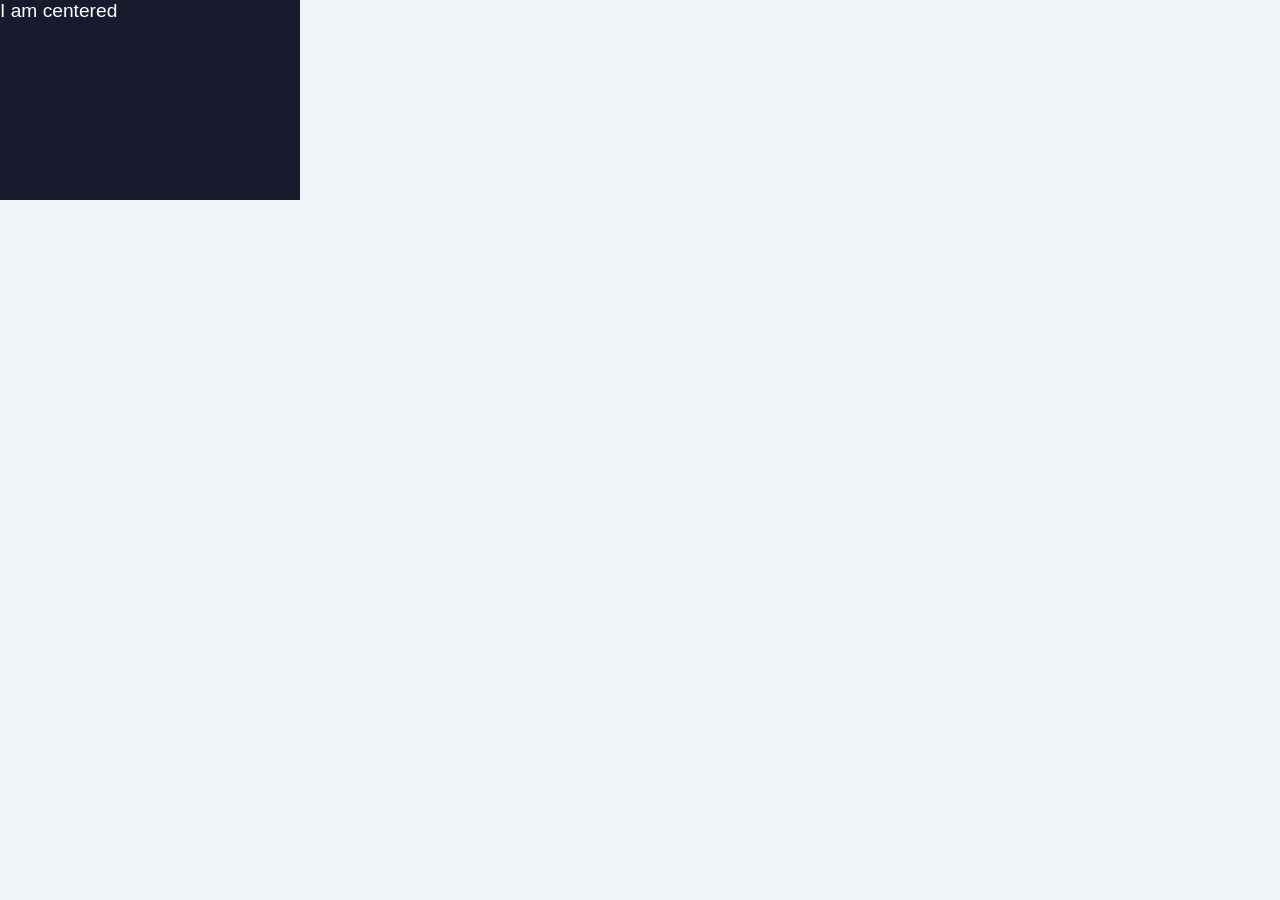
<file: ex2-css/starter/index.html>
<!DOCTYPE html>
<html lang="en">
<head>
  <meta charset="UTF-8">
  <meta name="viewport" content="width=device-width, initial-scale=1.0">
  <title>Exercise 2 — CSS Layout</title>
  <style>

    /* =============================================
       PART A — Center a div
       =============================================
       The box below should appear perfectly centered
       on the page, both horizontally and vertically.
       Complete the CSS to achieve this.
    ============================================= */

    body {
      margin: 0;
      min-height: 100vh;
      background: #f0f4f8;
      font-family: Arial, sans-serif;

      /* TODO A1: Use flexbox on body to center its children
         Hint: display, justify-content, align-items */
    }

    .centered-box {
      width: 300px;
      height: 200px;
      background: #1a1a2e;
      color: white;
      font-size: 1.2rem;

      /* TODO A2: Center the text inside the box too
         Hint: use flexbox again, or text-align + line-height */
    }


    /* =============================================
       PART B — Card Deck
       =============================================
       Style the .card-deck and .card elements to
       produce a grid of cards.
    ============================================= */

    .card-deck {
      /* TODO B1: Use flexbox or CSS grid to lay out
         cards in a row that wraps when it runs out of space.
         Hint: flex-wrap: wrap  OR  display: grid + grid-template-columns */
    }

    .card {
      width: 220px;
      background: white;
      border-radius: 8px;
      overflow: hidden;

      /* TODO B2: Add a box-shadow to give the card depth */

      /* TODO B3: Add a smooth scale transform on hover
         Hint: transition + transform: scale(1.03) in a :hover rule */
    }

    .card img {
      width: 100%;
      height: 140px;
      object-fit: cover;
      display: block;
    }

    .card-body {
      padding: 1rem;
    }

    .card-body h3 {
      margin: 0 0 0.4rem;
      font-size: 1rem;
    }

    .card-body p {
      margin: 0;
      font-size: 0.85rem;
      color: #555;
    }

    /* TODO B4: Add a .card:hover rule */

  </style>
</head>
<body>

  <!-- PART A -->
  <div class="centered-box">I am centered</div>

  <!-- PART B — remove or comment out Part A's body flex
       styles when you work on this section, or put the
       card deck in its own wrapper -->
  <!--
  <div class="card-deck" style="padding:2rem; max-width:900px; margin:0 auto;">

    <div class="card">
      <img src="https://picsum.photos/seed/book1/400/280" alt="Book cover">
      <div class="card-body">
        <h3>In Search of Lost Time</h3>
        <p>Marcel Proust · 1913</p>
      </div>
    </div>

    <div class="card">
      <img src="https://picsum.photos/seed/book2/400/280" alt="Book cover">
      <div class="card-body">
        <h3>Middlemarch</h3>
        <p>George Eliot · 1871</p>
      </div>
    </div>

    <div class="card">
      <img src="https://picsum.photos/seed/book3/400/280" alt="Book cover">
      <div class="card-body">
        <h3>Don Quixote</h3>
        <p>Miguel de Cervantes · 1605</p>
      </div>
    </div>

    <div class="card">
      <img src="https://picsum.photos/seed/book4/400/280" alt="Book cover">
      <div class="card-body">
        <h3>The Divine Comedy</h3>
        <p>Dante Alighieri · 1320</p>
      </div>
    </div>

  </div>
  -->

</body>
</html>
</file>
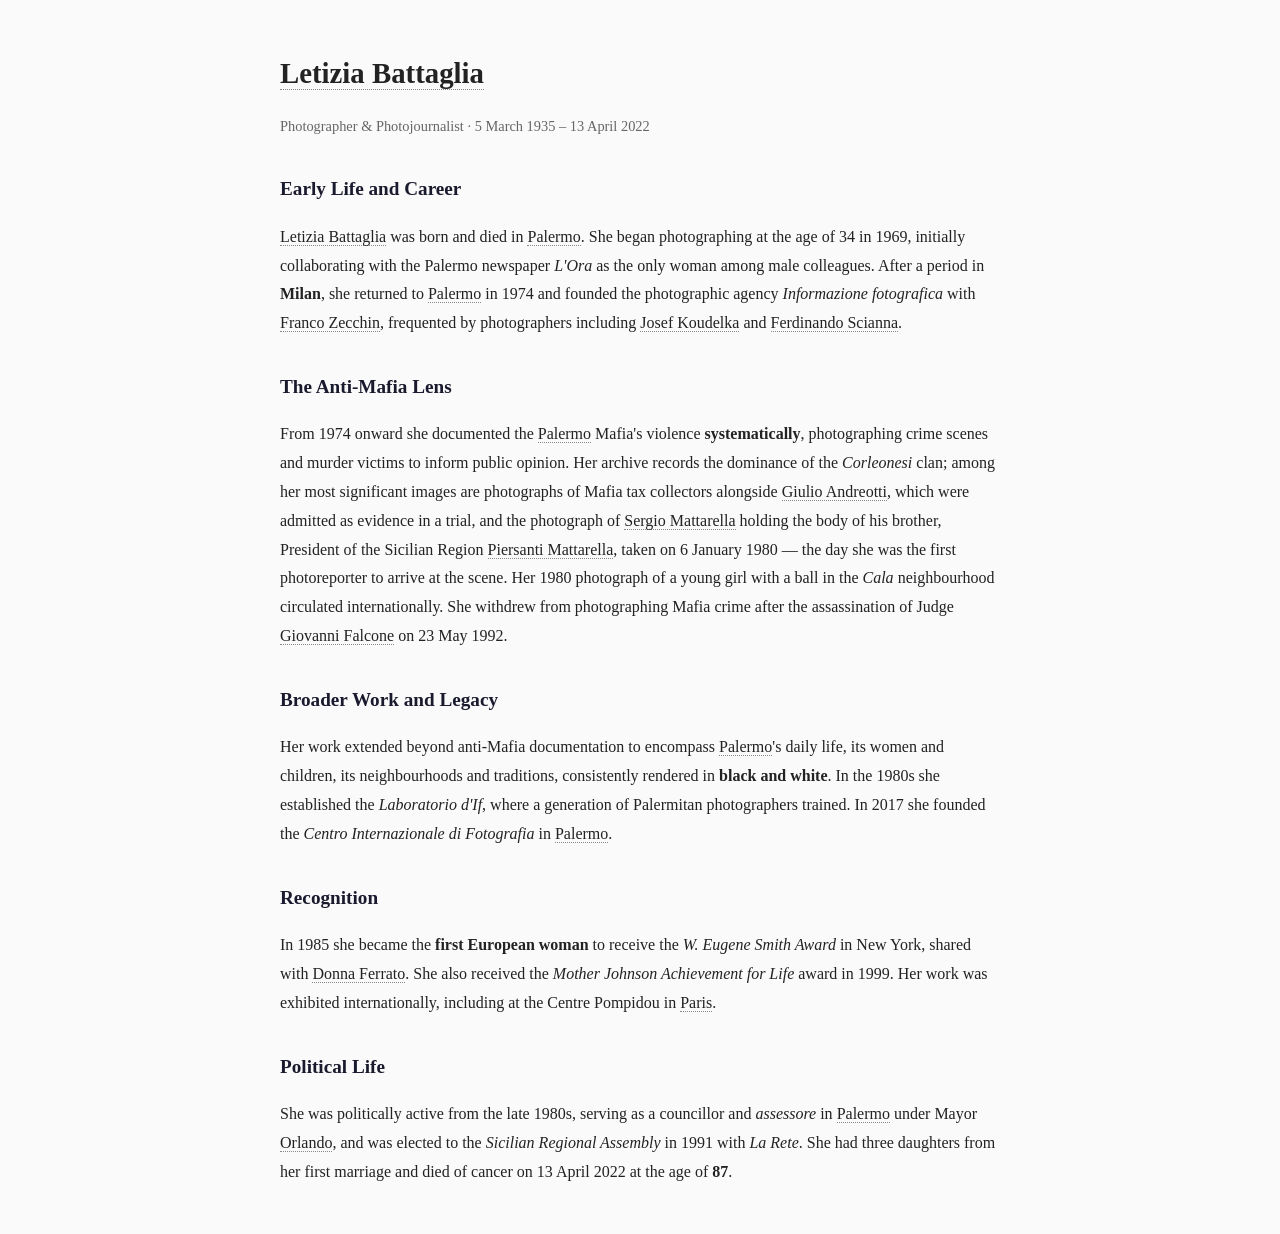
<file: ex3-markup/solution/index.html>
<!DOCTYPE html>
<html lang="en">
<head>
  <meta charset="UTF-8">
  <meta name="viewport" content="width=device-width, initial-scale=1.0">
  <title>Letizia Battaglia — Photographer</title>
  <style>
    body {
      font-family: Georgia, serif;
      max-width: 720px;
      margin: 3rem auto;
      padding: 0 1.5rem;
      line-height: 1.8;
      color: #222;
      background: #fafafa;
    }
    h1 { font-size: 1.8rem; margin-bottom: 0.3rem; }
    h2 { font-size: 1.2rem; margin: 2rem 0 0.5rem; color: #1a1a2e; }
    .byline { color: #666; font-size: 0.9rem; margin-bottom: 2rem; }

    /* wd-tooltip.js adds interactive behaviour to span[wd] elements.
       You do not need to style them — the script handles it. */
  </style>
</head>
<body>

<article>

  <h1><span wd="Q467911">Letizia Battaglia</span></h1>
  <p class="byline">
    Photographer &amp; Photojournalist ·
    <time datetime="1935-03-05">5 March 1935</time> –
    <time datetime="2022-04-13">13 April 2022</time>
  </p>

  <h2>Early Life and Career</h2>

  <p>
    <span wd="Q467911">Letizia Battaglia</span> was born and died in
    <span wd="Q2656">Palermo</span>. She began photographing at the age of 34 in
    <time datetime="1969">1969</time>, initially collaborating with the Palermo newspaper
    <em>L'Ora</em> as the only woman among male colleagues.
    After a period in <strong>Milan</strong>, she returned to
    <span wd="Q2656">Palermo</span> in <time datetime="1974">1974</time> and founded
    the photographic agency <em>Informazione fotografica</em> with
    <span wd="Q103783702">Franco Zecchin</span>, frequented by photographers including
    <span wd="Q918352">Josef Koudelka</span> and
    <span wd="Q3068737">Ferdinando Scianna</span>.
  </p>

  <h2>The Anti-Mafia Lens</h2>

  <p>
    From <time datetime="1974">1974</time> onward she documented the
    <span wd="Q2656">Palermo</span> Mafia's violence <strong>systematically</strong>,
    photographing crime scenes and murder victims to inform public opinion.
    Her archive records the dominance of the <em>Corleonesi</em> clan; among her most
    significant images are photographs of Mafia tax collectors alongside
    <span wd="Q50005">Giulio Andreotti</span>, which were admitted as evidence in a trial,
    and the photograph of <span wd="Q3956186">Sergio Mattarella</span> holding the body
    of his brother, President of the Sicilian Region
    <span wd="Q2063147">Piersanti Mattarella</span>, taken on
    <time datetime="1980-01-06">6 January 1980</time> — the day she was the first
    photoreporter to arrive at the scene. Her <time datetime="1980">1980</time> photograph
    of a young girl with a ball in the <em>Cala</em> neighbourhood circulated
    internationally. She withdrew from photographing Mafia crime after the assassination
    of Judge <span wd="Q207073">Giovanni Falcone</span> on
    <time datetime="1992-05-23">23 May 1992</time>.
  </p>

  <h2>Broader Work and Legacy</h2>

  <p>
    Her work extended beyond anti-Mafia documentation to encompass
    <span wd="Q2656">Palermo</span>'s daily life, its women and children, its
    neighbourhoods and traditions, consistently rendered in
    <strong>black and white</strong>. In the 1980s she established the
    <em>Laboratorio d'If</em>, where a generation of Palermitan photographers trained.
    In <time datetime="2017">2017</time> she founded the
    <em>Centro Internazionale di Fotografia</em> in <span wd="Q2656">Palermo</span>.
  </p>

  <h2>Recognition</h2>

  <p>
    In <time datetime="1985">1985</time> she became the
    <strong>first European woman</strong> to receive the
    <em>W. Eugene Smith Award</em> in New York, shared with
    <span wd="Q11821277">Donna Ferrato</span>. She also received the
    <em>Mother Johnson Achievement for Life</em> award in
    <time datetime="1999">1999</time>. Her work was exhibited internationally,
    including at the Centre Pompidou in <span wd="Q90">Paris</span>.
  </p>

  <h2>Political Life</h2>

  <p>
    She was politically active from the late 1980s, serving as a councillor
    and <i>assessore</i> in <span wd="Q2656">Palermo</span> under Mayor
    <span wd="Q703503">Orlando</span>, and was elected to the
    <em>Sicilian Regional Assembly</em> in <time datetime="1991">1991</time>
    with <em>La Rete</em>. She had three daughters from her first marriage
    and died of cancer on <time datetime="2022-04-13">13 April 2022</time>
    at the age of <strong>87</strong>.
  </p>

</article>

<script src="wd-tooltip.js"></script>
</body>
</html>
</file>
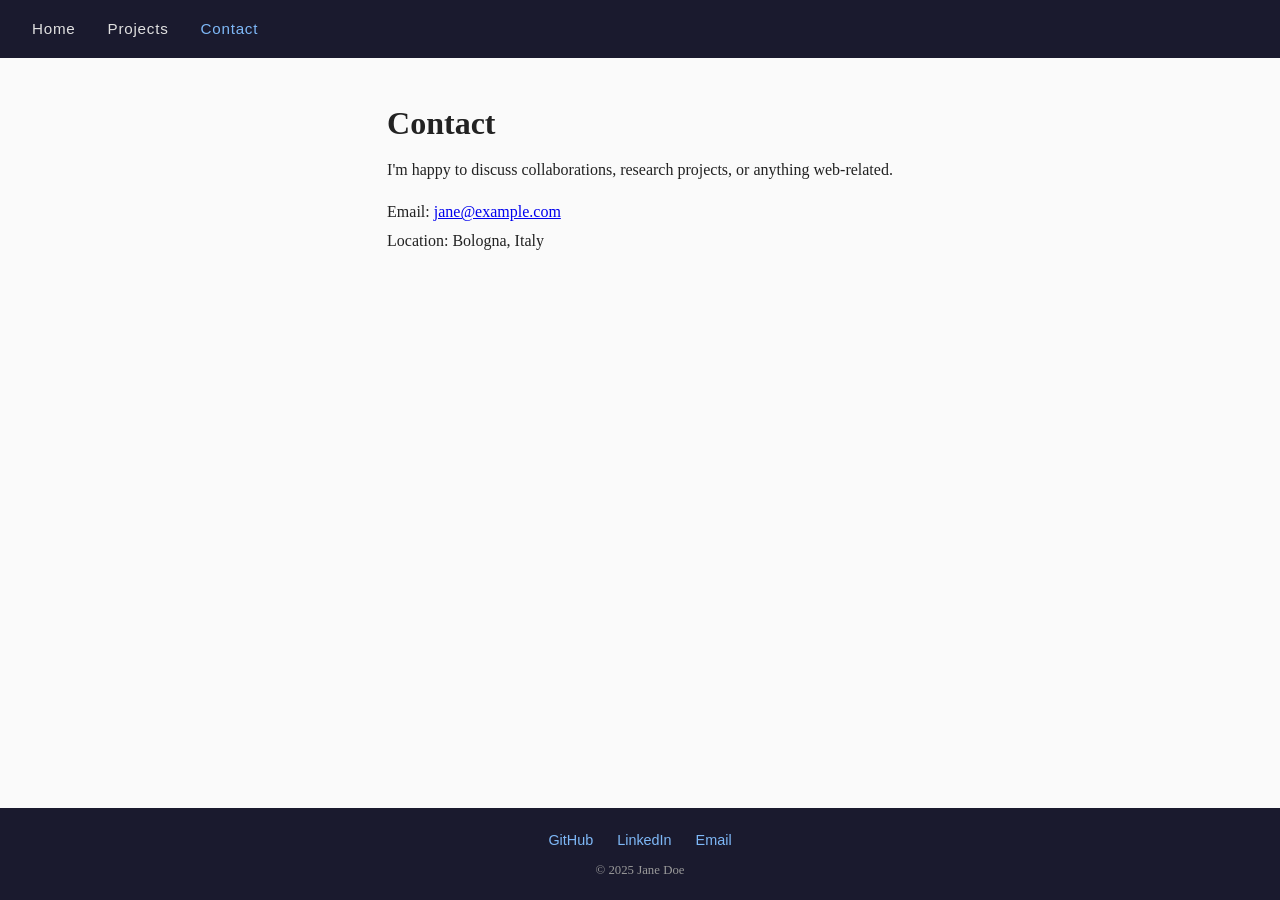
<file: ex1-portfolio/solution/contact.html>
<!DOCTYPE html>
<html lang="en">
<head>
  <meta charset="UTF-8">
  <meta name="viewport" content="width=device-width, initial-scale=1.0">
  <title>Contact — Jane Doe</title>
  <link rel="stylesheet" href="css/style.css">
</head>
<body>

  <header>
    <nav aria-label="Main navigation">
      <ul>
        <li><a href="index.html">Home</a></li>
        <li><a href="projects.html">Projects</a></li>
        <li><a href="contact.html" aria-current="page">Contact</a></li>
      </ul>
    </nav>
  </header>

  <main>
    <h1>Contact</h1>
    <section>
      <p>I'm happy to discuss collaborations, research projects, or anything web-related.</p>
      <address>
        <p>Email: <a href="mailto:jane@example.com">jane@example.com</a></p>
        <p>Location: Bologna, Italy</p>
      </address>
    </section>
  </main>

  <footer>
    <ul aria-label="Social links">
      <li><a href="https://github.com/janedoe">GitHub</a></li>
      <li><a href="https://linkedin.com/in/janedoe">LinkedIn</a></li>
      <li><a href="mailto:jane@example.com">Email</a></li>
    </ul>
    <p>&copy; 2025 Jane Doe</p>
  </footer>

</body>
</html>
</file>
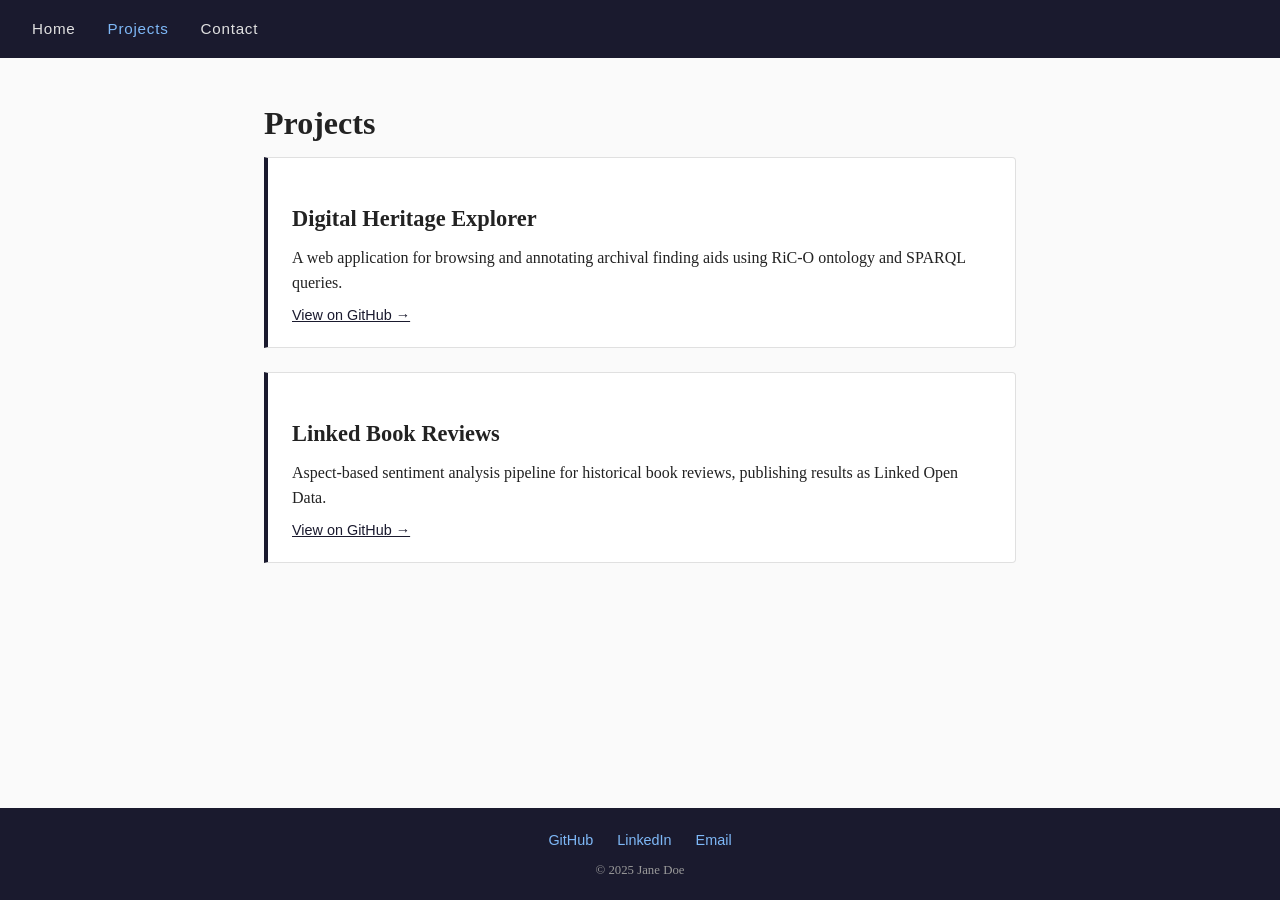
<file: ex1-portfolio/solution/projects.html>
<!DOCTYPE html>
<html lang="en">
<head>
  <meta charset="UTF-8">
  <meta name="viewport" content="width=device-width, initial-scale=1.0">
  <title>Projects — Jane Doe</title>
  <link rel="stylesheet" href="css/style.css">
</head>
<body>

  <header>
    <nav aria-label="Main navigation">
      <ul>
        <li><a href="index.html">Home</a></li>
        <li><a href="projects.html" aria-current="page">Projects</a></li>
        <li><a href="contact.html">Contact</a></li>
      </ul>
    </nav>
  </header>

  <main>
    <h1>Projects</h1>

    <article class="project-card">
      <h2>Digital Heritage Explorer</h2>
      <p>A web application for browsing and annotating archival finding aids
         using RiC-O ontology and SPARQL queries.</p>
      <a href="https://github.com/janedoe/heritage-explorer">View on GitHub →</a>
    </article>

    <article class="project-card">
      <h2>Linked Book Reviews</h2>
      <p>Aspect-based sentiment analysis pipeline for historical book reviews,
         publishing results as Linked Open Data.</p>
      <a href="https://github.com/janedoe/linked-reviews">View on GitHub →</a>
    </article>

  </main>

  <footer>
    <ul aria-label="Social links">
      <li><a href="https://github.com/janedoe">GitHub</a></li>
      <li><a href="https://linkedin.com/in/janedoe">LinkedIn</a></li>
      <li><a href="mailto:jane@example.com">Email</a></li>
    </ul>
    <p>&copy; 2025 Jane Doe</p>
  </footer>

</body>
</html>
</file>
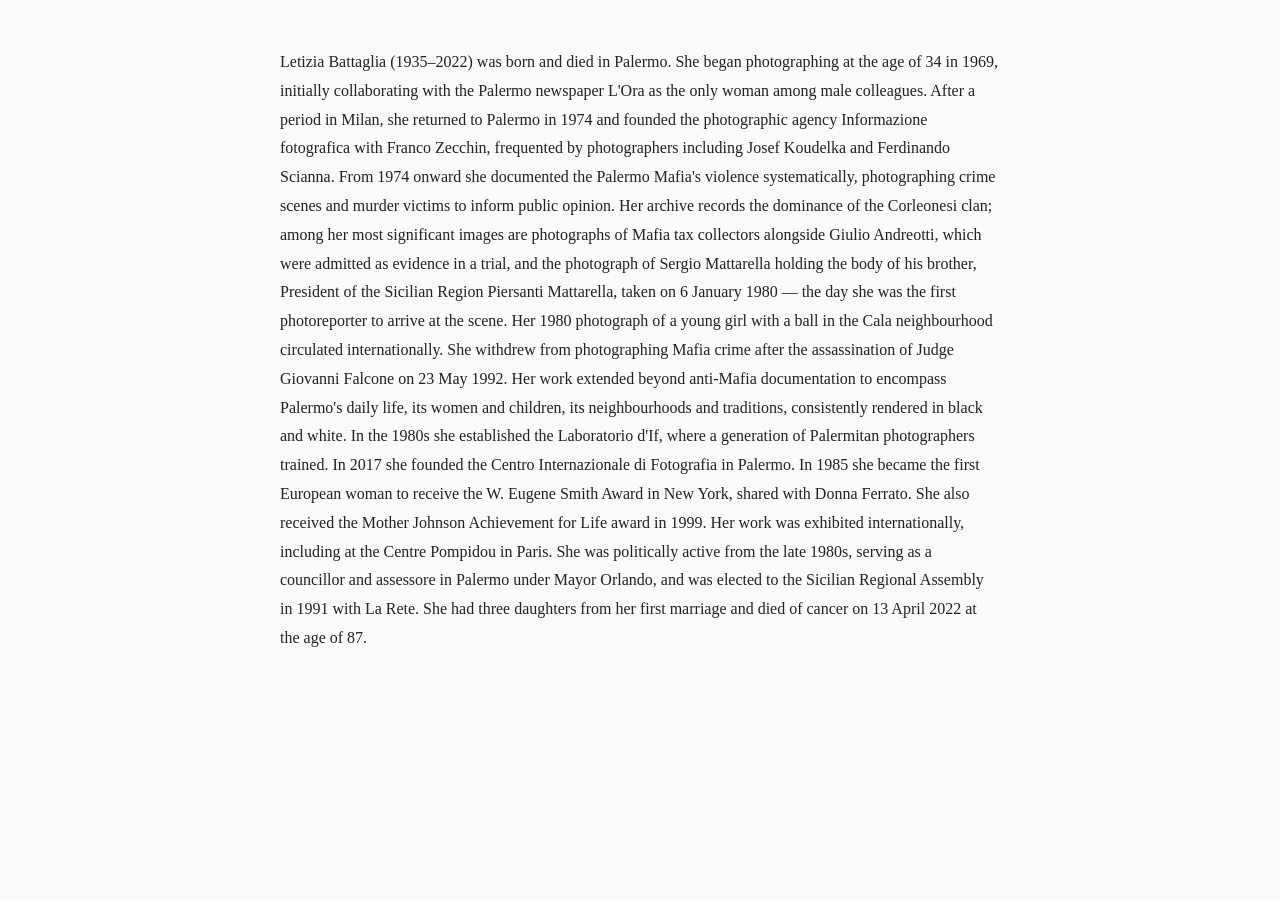
<file: ex3-markup/starter/letizia-battaglia.html>
<!DOCTYPE html>
<html lang="en">
<head>
  <meta charset="UTF-8">
  <meta name="viewport" content="width=device-width, initial-scale=1.0">
  <title>Exercise 3 — Semantic Markup</title>
  <style>
    body {
      font-family: Georgia, serif;
      max-width: 720px;
      margin: 3rem auto;
      padding: 0 1.5rem;
      line-height: 1.8;
      color: #222;
      background: #fafafa;
    }
    h1 { font-size: 1.8rem; margin-bottom: 0.3rem; }
    .byline { color: #666; font-size: 0.9rem; margin-bottom: 2rem; }

    /* wd-tooltip.js adds interactive behaviour to span[wd] elements.
       You do not need to style them — the script handles it. */
  </style>
</head>
<body>
Letizia Battaglia (1935–2022) was born and died in Palermo. She began photographing at the age of 34 in 1969, initially collaborating with the Palermo newspaper L'Ora as the only woman among male colleagues. After a period in Milan, she returned to Palermo in 1974 and founded the photographic agency Informazione fotografica with Franco Zecchin, frequented by photographers including Josef Koudelka and Ferdinando Scianna.
From 1974 onward she documented the Palermo Mafia's violence systematically, photographing crime scenes and murder victims to inform public opinion. Her archive records the dominance of the Corleonesi clan; among her most significant images are photographs of Mafia tax collectors alongside Giulio Andreotti, which were admitted as evidence in a trial, and the photograph of Sergio Mattarella holding the body of his brother, President of the Sicilian Region Piersanti Mattarella, taken on 6 January 1980 — the day she was the first photoreporter to arrive at the scene. Her 1980 photograph of a young girl with a ball in the Cala neighbourhood circulated internationally. She withdrew from photographing Mafia crime after the assassination of Judge Giovanni Falcone on 23 May 1992.
Her work extended beyond anti-Mafia documentation to encompass Palermo's daily life, its women and children, its neighbourhoods and traditions, consistently rendered in black and white. In the 1980s she established the Laboratorio d'If, where a generation of Palermitan photographers trained. In 2017 she founded the Centro Internazionale di Fotografia in Palermo.
In 1985 she became the first European woman to receive the W. Eugene Smith Award in New York, shared with Donna Ferrato. She also received the Mother Johnson Achievement for Life award in 1999. Her work was exhibited internationally, including at the Centre Pompidou in Paris.
She was politically active from the late 1980s, serving as a councillor and assessore in Palermo under Mayor Orlando, and was elected to the Sicilian Regional Assembly in 1991 with La Rete. She had three daughters from her first marriage and died of cancer on 13 April 2022 at the age of 87.

<script src="wd-tooltip.js"></script>
</body>
</html>
</file>
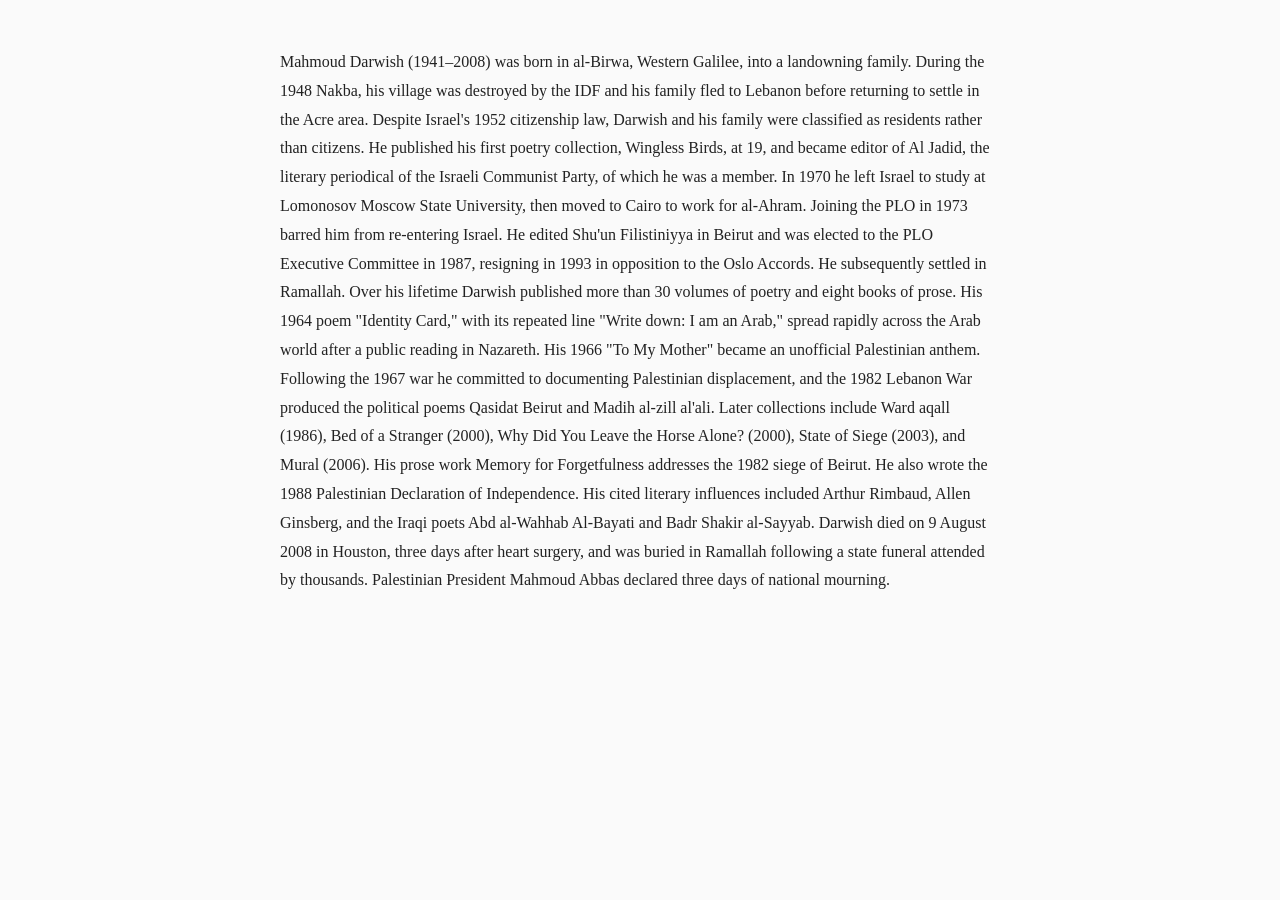
<file: ex3-markup/starter/mahmoud-darwish.html>
<!DOCTYPE html>
<html lang="en">
<head>
  <meta charset="UTF-8">
  <meta name="viewport" content="width=device-width, initial-scale=1.0">
  <title>Exercise 3 — Semantic Markup</title>
  <style>
    body {
      font-family: Georgia, serif;
      max-width: 720px;
      margin: 3rem auto;
      padding: 0 1.5rem;
      line-height: 1.8;
      color: #222;
      background: #fafafa;
    }
    h1 { font-size: 1.8rem; margin-bottom: 0.3rem; }
    .byline { color: #666; font-size: 0.9rem; margin-bottom: 2rem; }

    /* wd-tooltip.js adds interactive behaviour to span[wd] elements.
       You do not need to style them — the script handles it. */
  </style>
</head>
<body>

Mahmoud Darwish (1941–2008) was born in al-Birwa, Western Galilee, into a landowning family. During the 1948 Nakba, his village was destroyed by the IDF and his family fled to Lebanon before returning to settle in the Acre area. Despite Israel's 1952 citizenship law, Darwish and his family were classified as residents rather than citizens.

He published his first poetry collection, Wingless Birds, at 19, and became editor of Al Jadid, the literary periodical of the Israeli Communist Party, of which he was a member. In 1970 he left Israel to study at Lomonosov Moscow State University, then moved to Cairo to work for al-Ahram. Joining the PLO in 1973 barred him from re-entering Israel. He edited Shu'un Filistiniyya in Beirut and was elected to the PLO Executive Committee in 1987, resigning in 1993 in opposition to the Oslo Accords. He subsequently settled in Ramallah.

Over his lifetime Darwish published more than 30 volumes of poetry and eight books of prose. His 1964 poem "Identity Card," with its repeated line "Write down: I am an Arab," spread rapidly across the Arab world after a public reading in Nazareth. His 1966 "To My Mother" became an unofficial Palestinian anthem. Following the 1967 war he committed to documenting Palestinian displacement, and the 1982 Lebanon War produced the political poems Qasidat Beirut and Madih al-zill al'ali. Later collections include Ward aqall (1986), Bed of a Stranger (2000), Why Did You Leave the Horse Alone? (2000), State of Siege (2003), and Mural (2006). His prose work Memory for Forgetfulness addresses the 1982 siege of Beirut. He also wrote the 1988 Palestinian Declaration of Independence. His cited literary influences included Arthur Rimbaud, Allen Ginsberg, and the Iraqi poets Abd al-Wahhab Al-Bayati and Badr Shakir al-Sayyab.

Darwish died on 9 August 2008 in Houston, three days after heart surgery, and was buried in Ramallah following a state funeral attended by thousands. Palestinian President Mahmoud Abbas declared three days of national mourning.



<script src="wd-tooltip.js"></script>
</body>
</html>
</file>
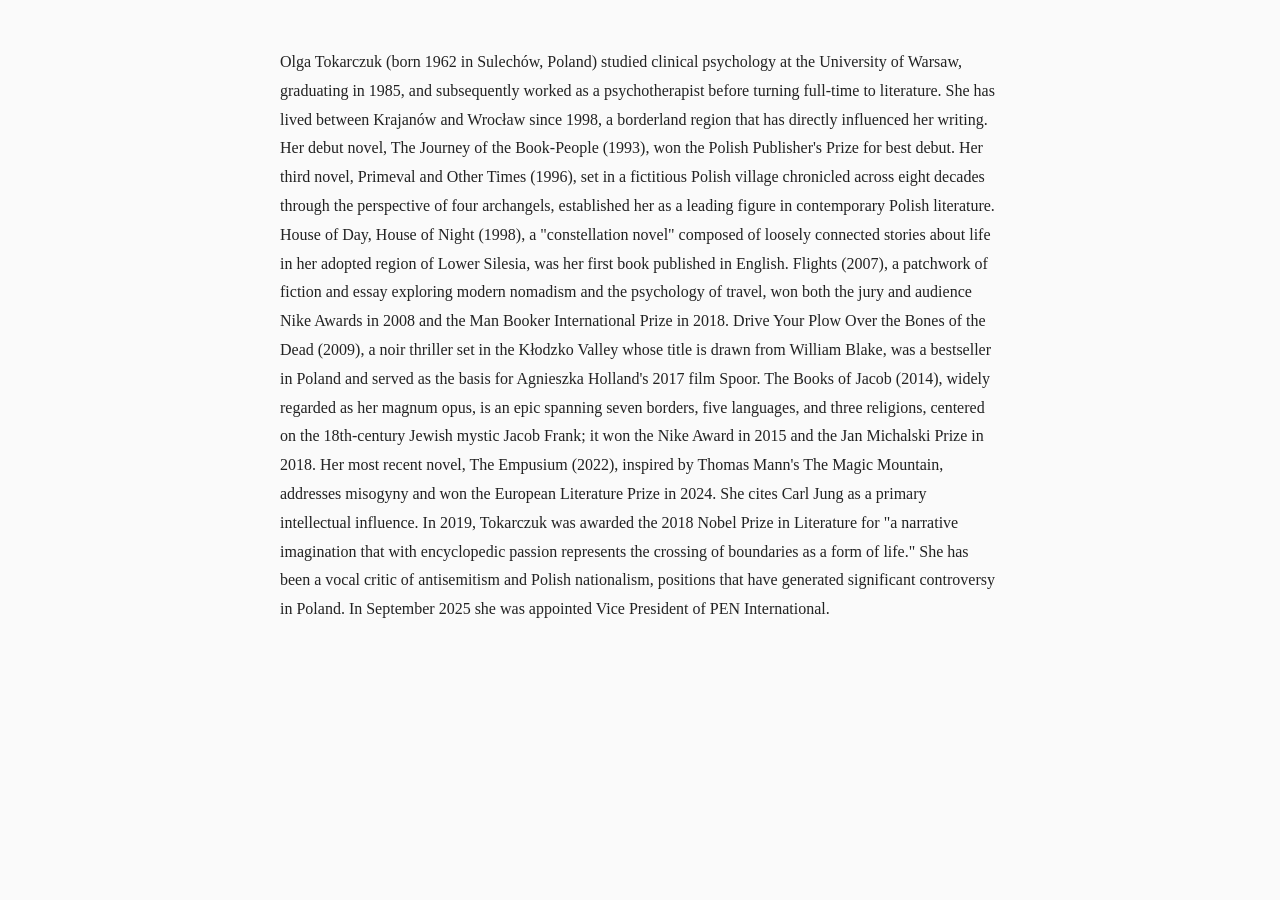
<file: ex3-markup/starter/olga-tokarczuk.html>
<!DOCTYPE html>
<html lang="en">
<head>
  <meta charset="UTF-8">
  <meta name="viewport" content="width=device-width, initial-scale=1.0">
  <title>Exercise 3 — Semantic Markup</title>
  <style>
    body {
      font-family: Georgia, serif;
      max-width: 720px;
      margin: 3rem auto;
      padding: 0 1.5rem;
      line-height: 1.8;
      color: #222;
      background: #fafafa;
    }
    h1 { font-size: 1.8rem; margin-bottom: 0.3rem; }
    .byline { color: #666; font-size: 0.9rem; margin-bottom: 2rem; }

    /* wd-tooltip.js adds interactive behaviour to span[wd] elements.
       You do not need to style them — the script handles it. */
  </style>
</head>
<body>
Olga Tokarczuk (born 1962 in Sulechów, Poland) studied clinical psychology at the University of Warsaw, graduating in 1985, and subsequently worked as a psychotherapist before turning full-time to literature. She has lived between Krajanów and Wrocław since 1998, a borderland region that has directly influenced her writing.
Her debut novel, The Journey of the Book-People (1993), won the Polish Publisher's Prize for best debut. Her third novel, Primeval and Other Times (1996), set in a fictitious Polish village chronicled across eight decades through the perspective of four archangels, established her as a leading figure in contemporary Polish literature. House of Day, House of Night (1998), a "constellation novel" composed of loosely connected stories about life in her adopted region of Lower Silesia, was her first book published in English. Flights (2007), a patchwork of fiction and essay exploring modern nomadism and the psychology of travel, won both the jury and audience Nike Awards in 2008 and the Man Booker International Prize in 2018. Drive Your Plow Over the Bones of the Dead (2009), a noir thriller set in the Kłodzko Valley whose title is drawn from William Blake, was a bestseller in Poland and served as the basis for Agnieszka Holland's 2017 film Spoor. The Books of Jacob (2014), widely regarded as her magnum opus, is an epic spanning seven borders, five languages, and three religions, centered on the 18th-century Jewish mystic Jacob Frank; it won the Nike Award in 2015 and the Jan Michalski Prize in 2018. Her most recent novel, The Empusium (2022), inspired by Thomas Mann's The Magic Mountain, addresses misogyny and won the European Literature Prize in 2024. She cites Carl Jung as a primary intellectual influence.
In 2019, Tokarczuk was awarded the 2018 Nobel Prize in Literature for "a narrative imagination that with encyclopedic passion represents the crossing of boundaries as a form of life." She has been a vocal critic of antisemitism and Polish nationalism, positions that have generated significant controversy in Poland. In September 2025 she was appointed Vice President of PEN International.


<script src="wd-tooltip.js"></script>
</body>
</html>
</file>
<file: ex1-portfolio/solution/css/style.css>
/* =============================================
   EXERCISE 1 — Portfolio Stylesheet (Solution)
   ============================================= */

/* --- Reset & Base --- */
*, *::before, *::after {
  box-sizing: border-box;
  margin: 0;
  padding: 0;
}

body {
  font-family: Georgia, serif;
  line-height: 1.6;
  color: #222;
  background: #fafafa;
  min-height: 100vh;
  display: flex;
  flex-direction: column;
}

/* --- Header & Nav --- */
header {
  background: #1a1a2e;
  padding: 1rem 2rem;
}

nav ul {
  list-style: none;
  display: flex;
  gap: 2rem;
}

nav a {
  color: #e0e0e0;
  text-decoration: none;
  font-family: 'Arial', sans-serif;
  font-size: 0.95rem;
  letter-spacing: 0.05em;
  transition: color 0.2s;
}

nav a:hover,
nav a[aria-current="page"] {
  color: #7eb8f7;
}

/* --- Main --- */
main {
  max-width: 800px;
  margin: 0 auto;
  padding: 2.5rem 1.5rem;
  flex: 1;
}

/* --- Hero Section --- */
.hero {
  display: flex;
  align-items: center;
  gap: 2rem;
  margin-bottom: 2.5rem;
}

.hero img {
  width: 150px;
  height: 150px;
  object-fit: cover;
  border-radius: 50%;
  border: 3px solid #1a1a2e;
  flex-shrink: 0;
}

/* --- Project Cards --- */
.project-card {
  background: #fff;
  border: 1px solid #e0e0e0;
  border-left: 4px solid #1a1a2e;
  padding: 1.2rem 1.5rem;
  margin-bottom: 1.5rem;
  border-radius: 0 4px 4px 0;
}

.project-card a {
  display: inline-block;
  margin-top: 0.5rem;
  color: #1a1a2e;
  font-family: 'Arial', sans-serif;
  font-size: 0.9rem;
}

/* --- Address --- */
address {
  font-style: normal;
  margin-top: 1rem;
  line-height: 1.8;
}

/* --- Footer --- */
footer {
  background: #1a1a2e;
  color: #ccc;
  padding: 1.2rem 2rem;
  text-align: center;
}

footer ul {
  list-style: none;
  display: flex;
  justify-content: center;
  gap: 1.5rem;
  margin-bottom: 0.5rem;
}

footer a {
  color: #7eb8f7;
  text-decoration: none;
  font-family: 'Arial', sans-serif;
  font-size: 0.9rem;
}

footer a:hover { text-decoration: underline; }

footer p {
  font-size: 0.8rem;
  color: #999;
}

/* --- Headings --- */
h1 { font-size: 2rem; margin-bottom: 0.5rem; }
h2 { font-size: 1.4rem; margin: 1.5rem 0 0.5rem; }
</file>
